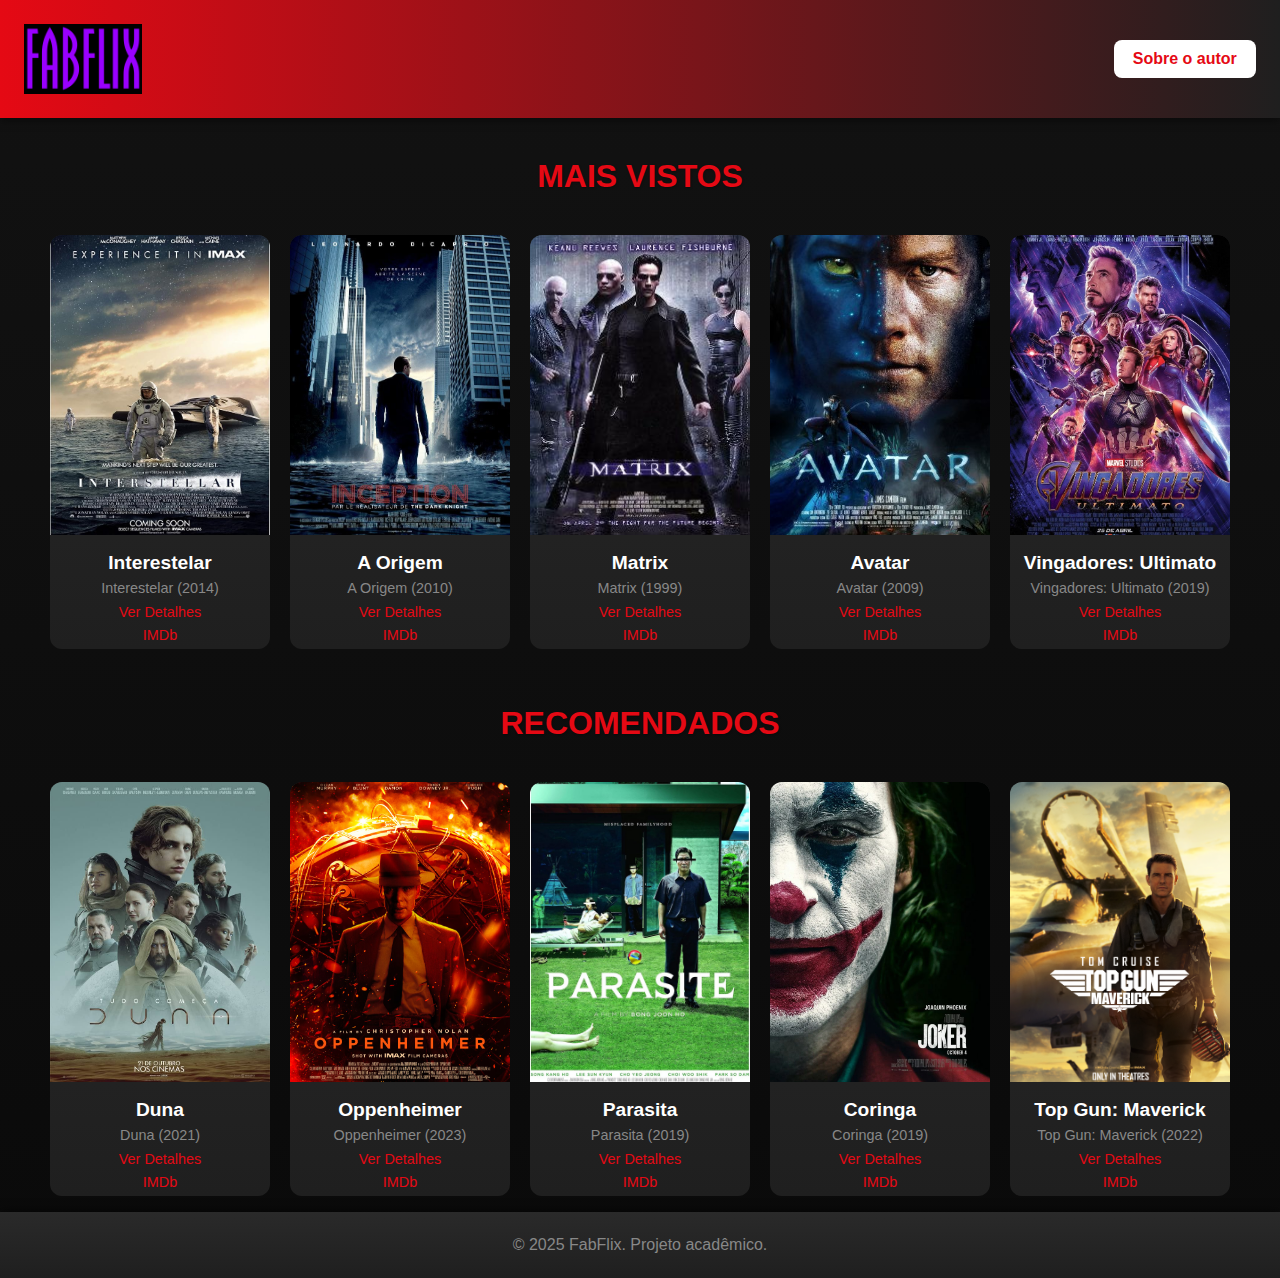
<file: index.html>
<!DOCTYPE html>
<html lang="pt-BR">
<head>
  <meta charset="UTF-8">
  <title>FabFlix</title>
  <link rel="shortcut icon" href="img/logo (2).jpg">
  <style>
    * {
      margin: 0;
      padding: 0;
      box-sizing: border-box;
    }

    body {
      font-family: 'Segoe UI', Tahoma, Geneva, Verdana, sans-serif;
      background: linear-gradient(to bottom, #121212, #0a0a0a);
      color: #ffffff;
      min-height: 100vh;
    }

    header {
      background: linear-gradient(to right, #e50914, #1f1f1f);
      padding: 1.5rem;
      display: flex;
      align-items: center;
      justify-content: center;
      box-shadow: 0 2px 8px rgba(0, 0, 0, 0.5);
    }

    header img {
      height: 70px;
    }

    header button {
      margin-left: auto;
      background-color: #ffffff;
      border: none;
      padding: 0.6rem 1.2rem;
      border-radius: 8px;
      cursor: pointer;
      transition: transform 0.2s, background-color 0.2s;
    }

    header button:hover {
      background-color: #f0f0f0;
      transform: scale(1.05);
    }

    header button a {
      color: #e50914;
      text-decoration: none;
      font-weight: bold;
      font-size: 1rem;
    }

    h2 {
      text-align: center;
      font-size: 2rem;
      margin: 2.5rem 0 1.5rem;
      color: #e50914;
      text-transform: uppercase;
      text-shadow: 1px 1px 2px rgba(0, 0, 0, 0.3);
    }

    .section {
      max-width: 1200px;
      margin: 0 auto 2rem;
      padding: 1.5rem;
      background-color: #1f1f1f;
      border-radius: 12px;
      box-shadow: 0 4px 12px rgba(0, 0, 0, 0.4);
    }

    .filmes {
      display: flex;
      flex-wrap: wrap;
      justify-content: center;
      gap: 20px;
      padding: 1rem;
    }

    .card {
      background: linear-gradient(to bottom, #2a2a2a, #1f1f1f);
      border-radius: 12px;
      overflow: hidden;
      width: 220px;
      text-align: center;
      transition: transform 0.3s, box-shadow 0.3s, border 0.3s;
    }

    .card:hover {
      transform: translateY(-8px);
      box-shadow: 0 6px 16px rgba(0, 0, 0, 0.6);
      border: 1px solid #e50914;
    }

    .card img {
      width: 100%;
      height: 300px;
      object-fit: cover;
      border-radius: 8px 8px 0 0;
      box-shadow: inset 0 0 10px rgba(0, 0, 0, 0.3);
    }

    .card strong {
      display: block;
      margin: 0.8rem 0 0.4rem;
      font-size: 1.2rem;
      font-weight: bold;
    }

    .card span {
      display: block;
      font-size: 0.9rem;
      color: #888;
      margin-bottom: 0.5rem;
    }

    .card a {
      color: #e50914;
      text-decoration: none;
      display: block;
      margin: 0.4rem 0;
      font-size: 0.9rem;
      font-weight: 500;
      transition: color 0.2s;
    }

    .card a:hover {
      color: #ff4d4d;
      text-decoration: underline;
    }

    footer {
      text-align: center;
      padding: 1.5rem;
      background: linear-gradient(to top, #1f1f1f, #2a2a2a);
      color: #888;
      box-shadow: 0 -2px 8px rgba(0, 0, 0, 0.5);
    }

    footer a {
      color: #e50914;
      text-decoration: none;
      margin: 0 0.5rem;
      font-size: 0.9rem;
    }

    footer a:hover {
      text-decoration: underline;
    }
  </style>
</head>

<body>
  <header>
    <img src="img/logo (2).jpg" alt="Logo da GerminaFlix">
    <button><a href="/apresentacao.html">Sobre o autor</a></button>
  </header>

  <h2>Mais Vistos</h2>
  <div class="filmes">
    <div class="card">
      <img src="img/filme1.jpg" alt="Interestelar">
      <strong>Interestelar</strong>
      <span>Interestelar (2014)</span>
      <a href="filme1.html">Ver Detalhes</a>
      <a href="https://www.imdb.com/pt/title/tt0816692/">IMDb</a>
    </div>
    <div class="card">
      <img src="img/filme2.jpg" alt="A Origem">
      <strong>A Origem</strong>
      <span>A Origem (2010)</span>
      <a href="filme2.html">Ver Detalhes</a>
      <a href="https://www.imdb.com/pt/title/tt1375666/">IMDb</a>
    </div>
    <div class="card">
      <img src="img/filme3.jpg" alt="Matrix">
      <strong>Matrix</strong>
      <span>Matrix (1999)</span>
      <a href="filme3.html">Ver Detalhes</a>
      <a href="https://www.imdb.com/pt/title/tt0133093/">IMDb</a>
    </div>
    <div class="card">
      <img src="img/filme4.jpg" alt="Avatar">
      <strong>Avatar</strong>
      <span>Avatar (2009)</span>
      <a href="filme4.html">Ver Detalhes</a>
      <a href="https://www.imdb.com/pt/title/tt0499549/">IMDb</a>
    </div>
    <div class="card">
      <img src="img/filme5.jpg" alt="Vingadores: Ultimato">
      <strong>Vingadores: Ultimato</strong>
      <span>Vingadores: Ultimato (2019)</span>
      <a href="filme5.html">Ver Detalhes</a>
      <a href="https://www.imdb.com/pt/title/tt4154796/">IMDb</a>
    </div>
  </div>

  <h2>Recomendados</h2>
  <div class="filmes">
    <div class="card">
    <img src="img/filme6.jpg" alt="Duna">
      <strong>Duna</strong>
      <span>Duna (2021)</span>
      <a href="filme6.html">Ver Detalhes</a>
      <a href="https://www.imdb.com/pt/title/tt1160419/">IMDb</a>
    </div>
    <div class="card">
    <img src="img/filme7.jpg" alt="Oppenheimer">
      <strong>Oppenheimer</strong>
      <span>Oppenheimer (2023)</span>
      <a href="filme7.html">Ver Detalhes</a>
      <a href="https://www.imdb.com/pt/title/tt15398776/">IMDb</a>
    </div>
    <div class="card">
    <img src="img/filme8.jpg" alt="Vingadores: Ultimato">
      <strong>Parasita</strong>
      <span>Parasita (2019)</span>
      <a href="filme8.html">Ver Detalhes</a>
      <a href="https://www.imdb.com/pt/title/tt6751668/">IMDb</a>
    </div>
    <div class="card">
    <img src="img/filme9.jpg" alt="Parasita">
      <strong>Coringa</strong>
      <span>Coringa (2019)</span>
      <a href="filme9.html">Ver Detalhes</a>
      <a href="https://www.imdb.com/pt/title/tt7286456/">IMDb</a>
    </div>
    <div class="card">
    <img src="img/filme10.jpg" alt="Top Gun: Maverick">
      <strong>Top Gun: Maverick</strong>
      <span>Top Gun: Maverick (2022)</span>
      <a href="filme10.html">Ver Detalhes</a>
      <a href="https://www.imdb.com/pt/title/tt1745960/">IMDb</a>
    </div>
  </div>

 <footer>
    © 2025 FabFlix. Projeto acadêmico.
  </footer>
</body>
</html>
</file>
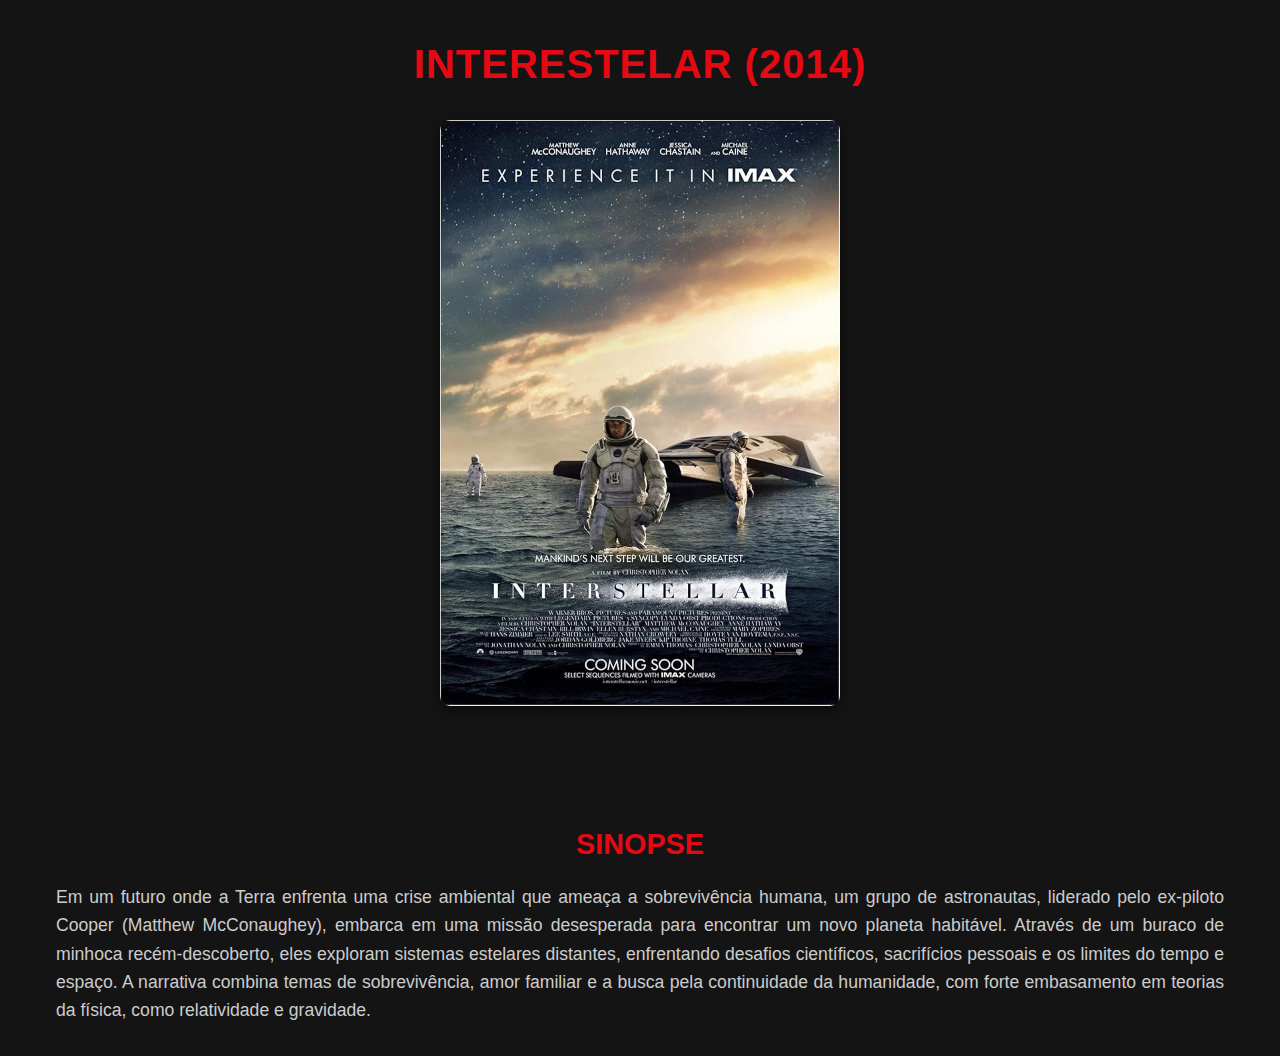
<file: filme1.html>
<!DOCTYPE html>
<html lang="pt-BR">

<head>
  <meta charset="UTF-8">
  <title>Interestelar (2014)</title>
  <link rel="icon" href="img/logo.jpg">
  <style>
* {
    margin: 0;
    padding: 0;
    box-sizing: border-box;
}
body {
    font-family: 'Roboto', Arial, sans-serif;
    background-color: #141414; 
    color: #fff; 
    line-height: 1.6;
    padding: 2rem;
}
h1 {
    text-align: center;
    font-size: 2.5rem;
    color: #e50914;
    margin-bottom: 1.5rem;
    text-transform: uppercase;
    letter-spacing: 1px;
}
img[src*="filme1.jpg"] {
    display: block;
    width: 100%;
    max-width: 400px; 
    height: auto;
    margin: 0 auto 2rem;
    border-radius: 10px;
    box-shadow: 0 4px 12px rgba(0, 0, 0, 0.5);
    transition: transform 0.3s ease;
}
img[src*="filme1.jpg"]:hover {
    transform: scale(1.02); 
}
img[src*="logo.jpg"] {
    display: none;
}
h2 {
    text-align: center;
    font-size: 1.8rem;
    color: #e50914;
    margin: 2rem 0 1rem;
    text-transform: uppercase;
}
p {
    max-width: 800px;
    margin: 0 auto;
    font-size: 1.1rem;
    color: #ccc; 
    text-align: justify;
    padding: 0 1rem;
}
body > * {
    max-width: 1200px;
    margin-left: auto;
    margin-right: auto;
}
  </style>
</head>

<body>
  <h1>Interestelar (2014)</h1>
  <img src="img/filme1.jpg" alt="Interestelar" width="300"><br><br>
  <h2>SINOPSE</h2>
  <p>Em um futuro onde a Terra enfrenta uma crise ambiental que ameaça a sobrevivência humana, um grupo de astronautas,
    liderado pelo ex-piloto Cooper (Matthew McConaughey), embarca em uma missão desesperada para encontrar um novo
    planeta habitável. Através de um buraco de minhoca recém-descoberto, eles exploram sistemas estelares distantes,
    enfrentando desafios científicos, sacrifícios pessoais e os limites do tempo e espaço. A narrativa combina temas de
    sobrevivência, amor familiar e a busca pela continuidade da humanidade, com forte embasamento em teorias da física,
    como relatividade e gravidade.</p>
</body>

</html>
</file>
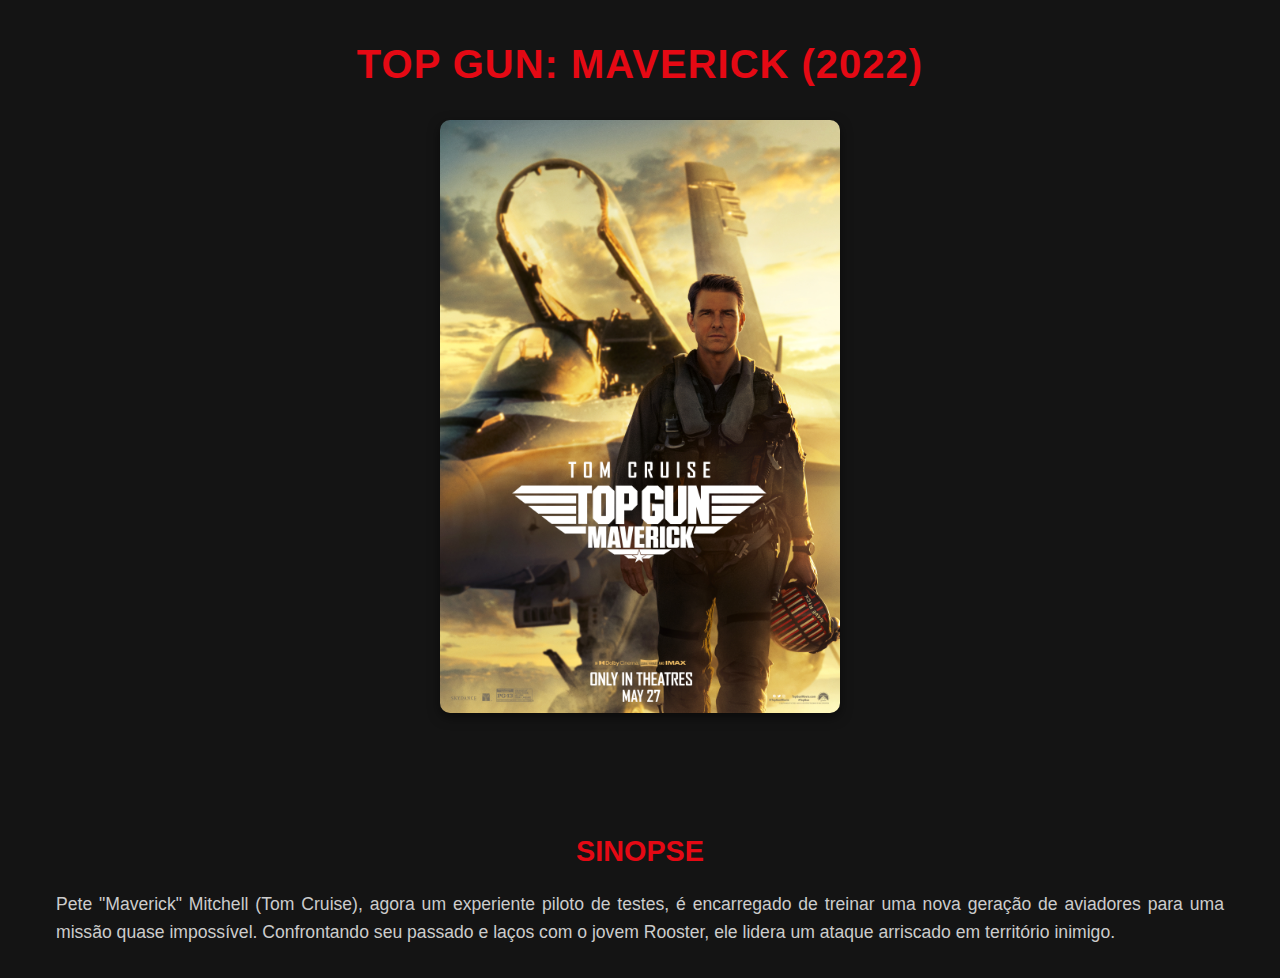
<file: filme10.html>
<!DOCTYPE html>
<html lang="pt-BR">

<head>
    <meta charset="UTF-8">
    <title>Top Gun: Maverick (2022)</title>
    <link rel="icon" href="img/logo.jpg">
    <style>
* {
    margin: 0;
    padding: 0;
    box-sizing: border-box;
}
body {
    font-family: 'Roboto', Arial, sans-serif;
    background-color: #141414; 
    color: #fff; 
    line-height: 1.6;
    padding: 2rem;
}
h1 {
    text-align: center;
    font-size: 2.5rem;
    color: #e50914;
    margin-bottom: 1.5rem;
    text-transform: uppercase;
    letter-spacing: 1px;
}
img[src*="filme10.jpg"] {
    display: block;
    width: 100%;
    max-width: 400px; 
    height: auto;
    margin: 0 auto 2rem;
    border-radius: 10px;
    box-shadow: 0 4px 12px rgba(0, 0, 0, 0.5);
    transition: transform 0.3s ease;
}
img[src*="filme10.jpg"]:hover {
    transform: scale(1.02); 
}
img[src*="logo.jpg"] {
    display: none;
}
h2 {
    text-align: center;
    font-size: 1.8rem;
    color: #e50914;
    margin: 2rem 0 1rem;
    text-transform: uppercase;
}
p {
    max-width: 800px;
    margin: 0 auto;
    font-size: 1.1rem;
    color: #ccc; 
    text-align: justify;
    padding: 0 1rem;
}
body > * {
    max-width: 1200px;
    margin-left: auto;
    margin-right: auto;
}
  </style>
</head>

<body>
    <h1>Top Gun: Maverick (2022)</h1>
    <img src="img/filme10.jpg" alt="Top Gun: Maverick" width="300"><br><br>
    <h2>SINOPSE</h2>
    <p>Pete "Maverick" Mitchell (Tom Cruise), agora um experiente piloto de testes, é encarregado de treinar uma nova
        geração de aviadores para uma missão quase impossível. Confrontando seu passado e laços com o jovem Rooster, ele
        lidera um ataque arriscado em território inimigo.</p>
</body>

</html>
</file>
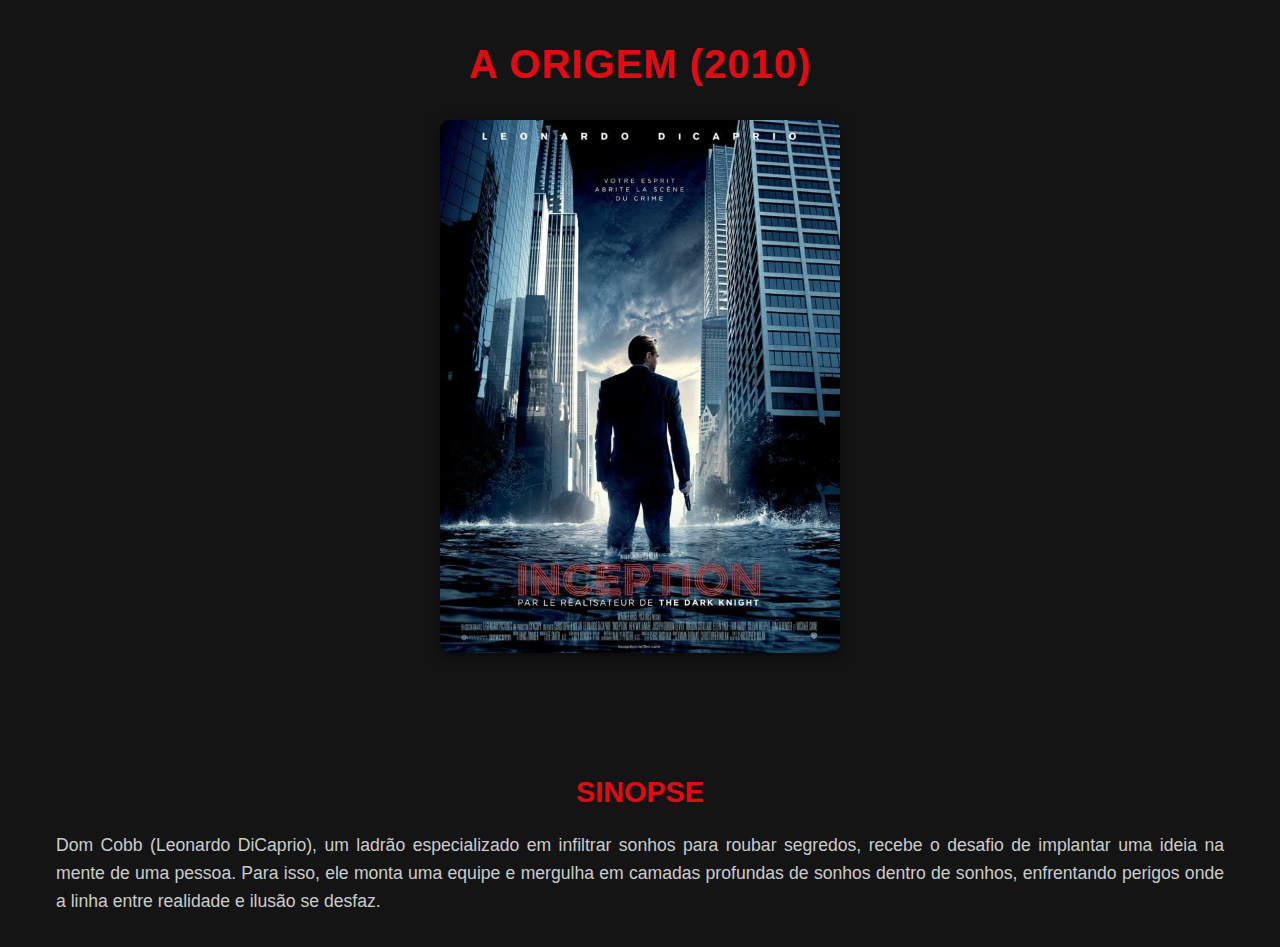
<file: filme2.html>
<!DOCTYPE html>
<html lang="pt-BR">

<head>
  <meta charset="UTF-8">
  <title>A Origem (2010)</title>
  <link rel="icon" href="img/logo.jpg">
  <style>
* {
    margin: 0;
    padding: 0;
    box-sizing: border-box;
}
body {
    font-family: 'Roboto', Arial, sans-serif;
    background-color: #141414; 
    color: #fff; 
    line-height: 1.6;
    padding: 2rem;
}
h1 {
    text-align: center;
    font-size: 2.5rem;
    color: #e50914;
    margin-bottom: 1.5rem;
    text-transform: uppercase;
    letter-spacing: 1px;
}
img[src*="filme2.jpg"] {
    display: block;
    width: 100%;
    max-width: 400px; 
    height: auto;
    margin: 0 auto 2rem;
    border-radius: 10px;
    box-shadow: 0 4px 12px rgba(0, 0, 0, 0.5);
    transition: transform 0.3s ease;
}
img[src*="filme2.jpg"]:hover {
    transform: scale(1.02); 
}
img[src*="logo.jpg"] {
    display: none;
}
h2 {
    text-align: center;
    font-size: 1.8rem;
    color: #e50914;
    margin: 2rem 0 1rem;
    text-transform: uppercase;
}
p {
    max-width: 800px;
    margin: 0 auto;
    font-size: 1.1rem;
    color: #ccc; 
    text-align: justify;
    padding: 0 1rem;
}
body > * {
    max-width: 1200px;
    margin-left: auto;
    margin-right: auto;
}
  </style>
</head>

<body>
  <h1>A Origem (2010)</h1>
  <img src="img/filme2.jpg" alt="A Origem" width="300"><br><br>
  <h2>SINOPSE</h2>
  <p>Dom Cobb (Leonardo DiCaprio), um ladrão especializado em infiltrar sonhos para roubar segredos, recebe o desafio de
    implantar uma ideia na mente de uma pessoa. Para isso, ele monta uma equipe e mergulha em camadas profundas de
    sonhos dentro de sonhos, enfrentando perigos onde a linha entre realidade e ilusão se desfaz.</p>
</body>

</html>
</file>
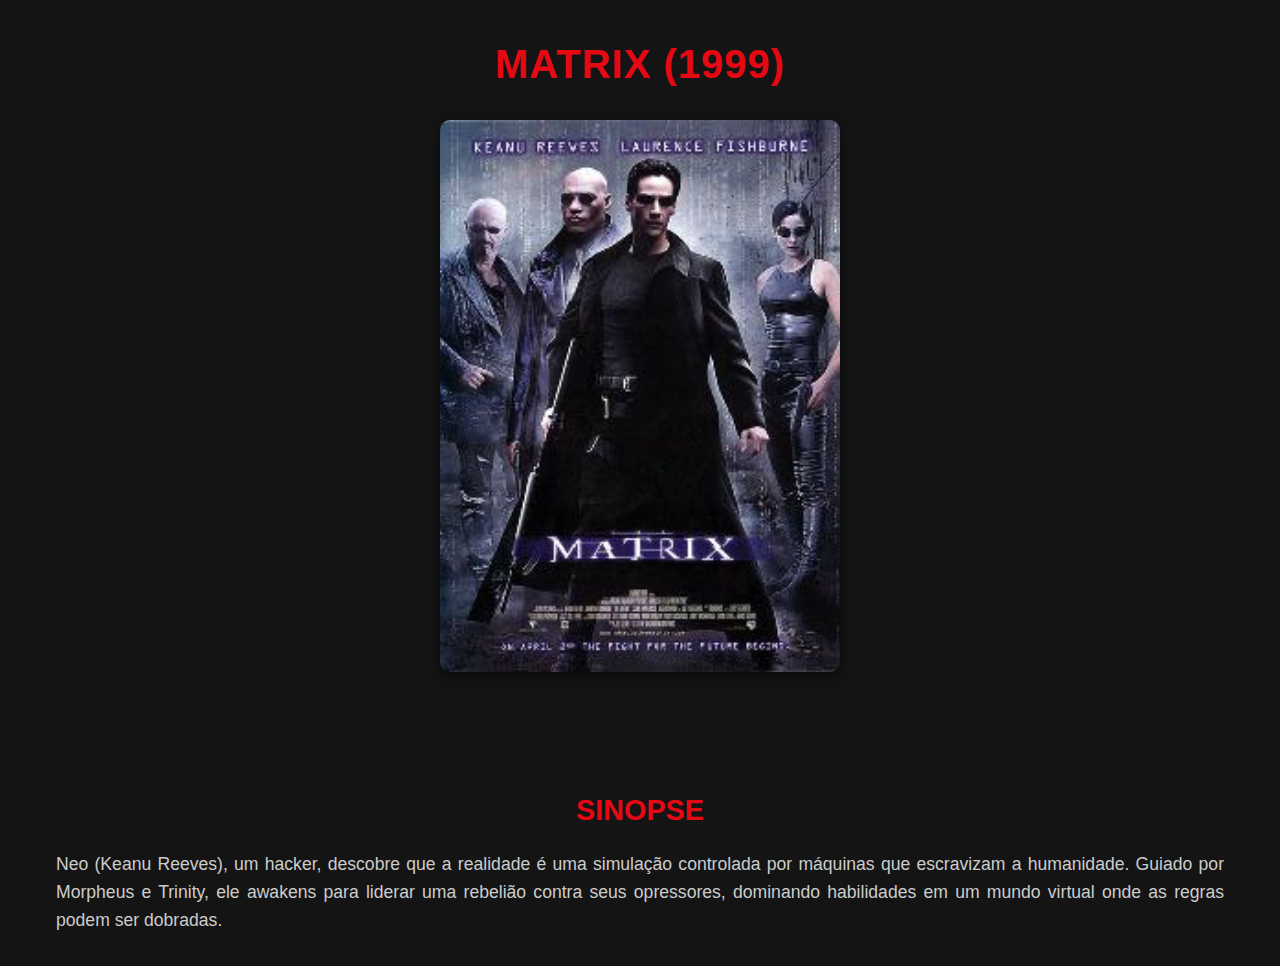
<file: filme3.html>
<!DOCTYPE html>
<html lang="pt-BR">

<head>
    <meta charset="UTF-8">
    <title>Matrix (1999)</title>
    <link rel="icon" href="img/logo.jpg">
    <style>
* {
    margin: 0;
    padding: 0;
    box-sizing: border-box;
}
body {
    font-family: 'Roboto', Arial, sans-serif;
    background-color: #141414; 
    color: #fff; 
    line-height: 1.6;
    padding: 2rem;
}
h1 {
    text-align: center;
    font-size: 2.5rem;
    color: #e50914;
    margin-bottom: 1.5rem;
    text-transform: uppercase;
    letter-spacing: 1px;
}
img[src*="filme3.jpg"] {
    display: block;
    width: 100%;
    max-width: 400px; 
    height: auto;
    margin: 0 auto 2rem;
    border-radius: 10px;
    box-shadow: 0 4px 12px rgba(0, 0, 0, 0.5);
    transition: transform 0.3s ease;
}
img[src*="filme3.jpg"]:hover {
    transform: scale(1.02); 
}
img[src*="logo.jpg"] {
    display: none;
}
h2 {
    text-align: center;
    font-size: 1.8rem;
    color: #e50914;
    margin: 2rem 0 1rem;
    text-transform: uppercase;
}
p {
    max-width: 800px;
    margin: 0 auto;
    font-size: 1.1rem;
    color: #ccc; 
    text-align: justify;
    padding: 0 1rem;
}
body > * {
    max-width: 1200px;
    margin-left: auto;
    margin-right: auto;
}
  </style>
</head>

<body>
    <h1>Matrix (1999)</h1>
    <img src="img/filme3.jpg" alt="Matrix" width="300"><br><br>
    <h2>SINOPSE</h2>
    <p>Neo (Keanu Reeves), um hacker, descobre que a realidade é uma simulação controlada por máquinas que escravizam a
        humanidade. Guiado por Morpheus e Trinity, ele awakens para liderar uma rebelião contra seus opressores,
        dominando habilidades em um mundo virtual onde as regras podem ser dobradas.</p>
</body>

</html>
</file>
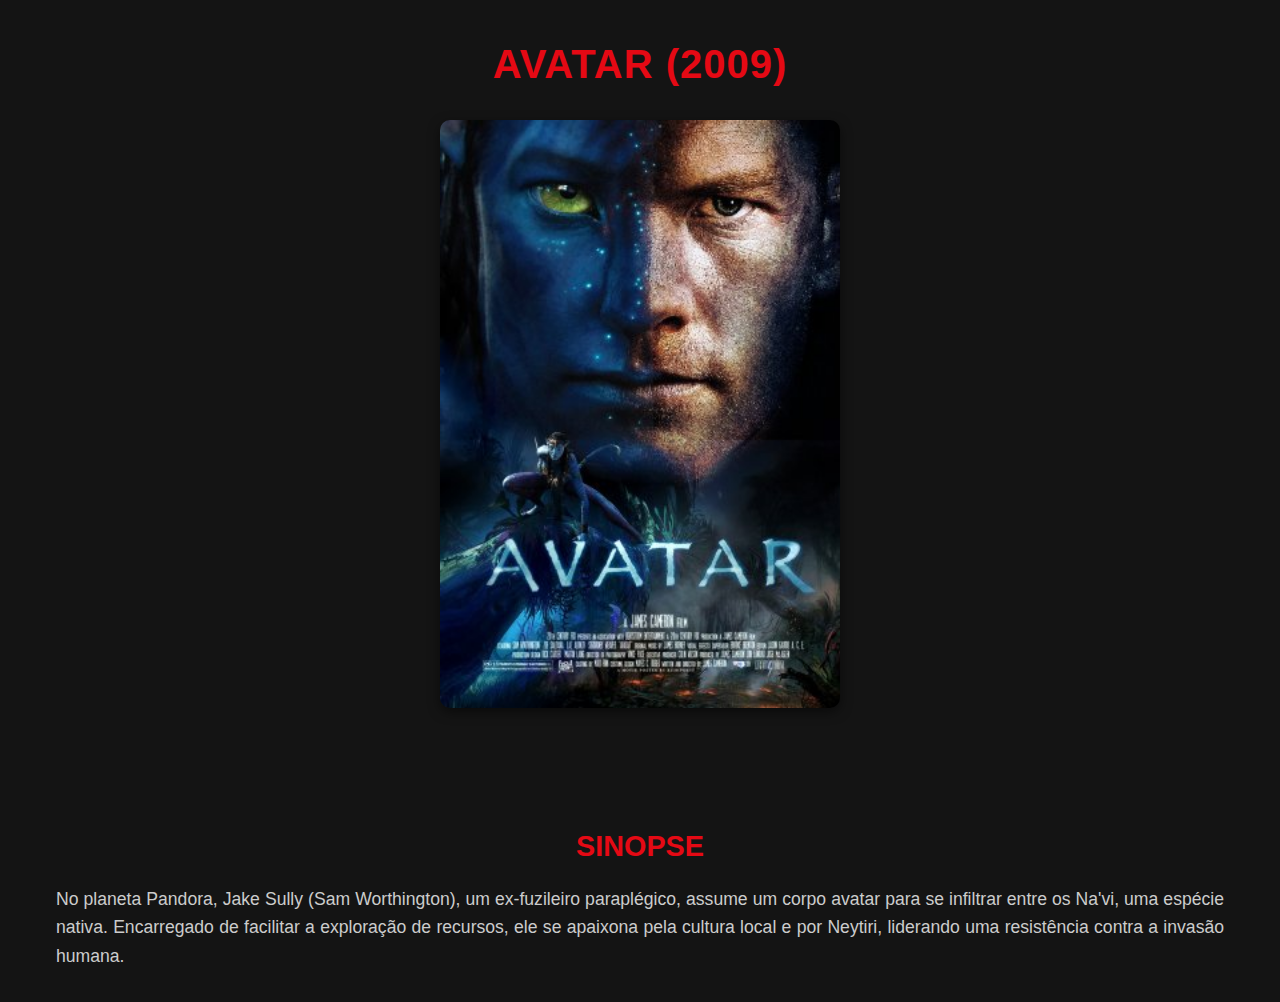
<file: filme4.html>
<!DOCTYPE html>
<html lang="pt-BR">

<head>
    <meta charset="UTF-8">
    <title>Avatar (2009)</title>
    <link rel="icon" href="img/logo.jpg">
    <style>
* {
    margin: 0;
    padding: 0;
    box-sizing: border-box;
}
body {
    font-family: 'Roboto', Arial, sans-serif;
    background-color: #141414; 
    color: #fff; 
    line-height: 1.6;
    padding: 2rem;
}
h1 {
    text-align: center;
    font-size: 2.5rem;
    color: #e50914;
    margin-bottom: 1.5rem;
    text-transform: uppercase;
    letter-spacing: 1px;
}
img[src*="filme4.jpg"] {
    display: block;
    width: 100%;
    max-width: 400px; 
    height: auto;
    margin: 0 auto 2rem;
    border-radius: 10px;
    box-shadow: 0 4px 12px rgba(0, 0, 0, 0.5);
    transition: transform 0.3s ease;
}
img[src*="filme4.jpg"]:hover {
    transform: scale(1.02); 
}
img[src*="logo.jpg"] {
    display: none;
}
h2 {
    text-align: center;
    font-size: 1.8rem;
    color: #e50914;
    margin: 2rem 0 1rem;
    text-transform: uppercase;
}
p {
    max-width: 800px;
    margin: 0 auto;
    font-size: 1.1rem;
    color: #ccc; 
    text-align: justify;
    padding: 0 1rem;
}
body > * {
    max-width: 1200px;
    margin-left: auto;
    margin-right: auto;
}
  </style>
</head>

<body>
    <h1>Avatar (2009)</h1>
    <img src="img/filme4.jpg" alt="Avatar" width="300"><br><br>
    <h2>SINOPSE</h2>
    <p>No planeta Pandora, Jake Sully (Sam Worthington), um ex-fuzileiro paraplégico, assume um corpo avatar para se
        infiltrar entre os Na'vi, uma espécie nativa. Encarregado de facilitar a exploração de recursos, ele se apaixona
        pela cultura local e por Neytiri, liderando uma resistência contra a invasão humana.</p>
</body>

</html>
</file>
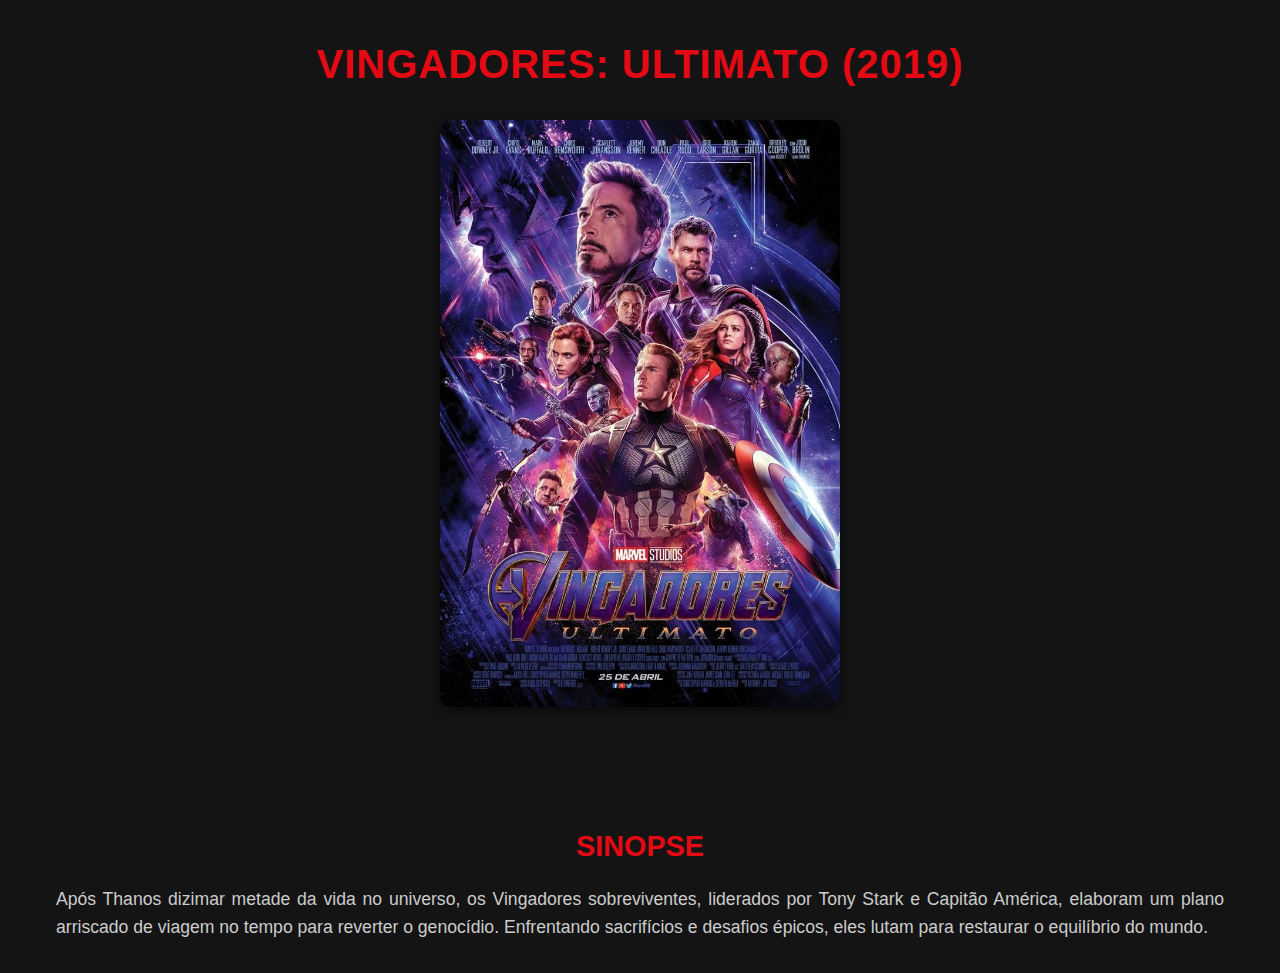
<file: filme5.html>
<!DOCTYPE html>
<html lang="pt-BR">

<head>
    <meta charset="UTF-8">
    <title>Vingadores: Ultimato (2019)</title>
    <link rel="icon" href="img/logo.jpg">
    <style>
* {
    margin: 0;
    padding: 0;
    box-sizing: border-box;
}
body {
    font-family: 'Roboto', Arial, sans-serif;
    background-color: #141414; 
    color: #fff; 
    line-height: 1.6;
    padding: 2rem;
}
h1 {
    text-align: center;
    font-size: 2.5rem;
    color: #e50914;
    margin-bottom: 1.5rem;
    text-transform: uppercase;
    letter-spacing: 1px;
}
img[src*="filme5.jpg"] {
    display: block;
    width: 100%;
    max-width: 400px; 
    height: auto;
    margin: 0 auto 2rem;
    border-radius: 10px;
    box-shadow: 0 4px 12px rgba(0, 0, 0, 0.5);
    transition: transform 0.3s ease;
}
img[src*="filme5.jpg"]:hover {
    transform: scale(1.02); 
}
img[src*="logo.jpg"] {
    display: none;
}
h2 {
    text-align: center;
    font-size: 1.8rem;
    color: #e50914;
    margin: 2rem 0 1rem;
    text-transform: uppercase;
}
p {
    max-width: 800px;
    margin: 0 auto;
    font-size: 1.1rem;
    color: #ccc; 
    text-align: justify;
    padding: 0 1rem;
}
body > * {
    max-width: 1200px;
    margin-left: auto;
    margin-right: auto;
}
  </style>
</head>

<body>
    <h1>Vingadores: Ultimato (2019)</h1>
    <img src="img/filme5.jpg" alt="Vingadores: Ultimato" width="300"><br><br>
    <h2>SINOPSE</h2>
    <p>Após Thanos dizimar metade da vida no universo, os Vingadores sobreviventes, liderados por Tony Stark e Capitão
        América, elaboram um plano arriscado de viagem no tempo para reverter o genocídio. Enfrentando sacrifícios e
        desafios épicos, eles lutam para restaurar o equilíbrio do mundo.</p>
</body>

</html>
</file>
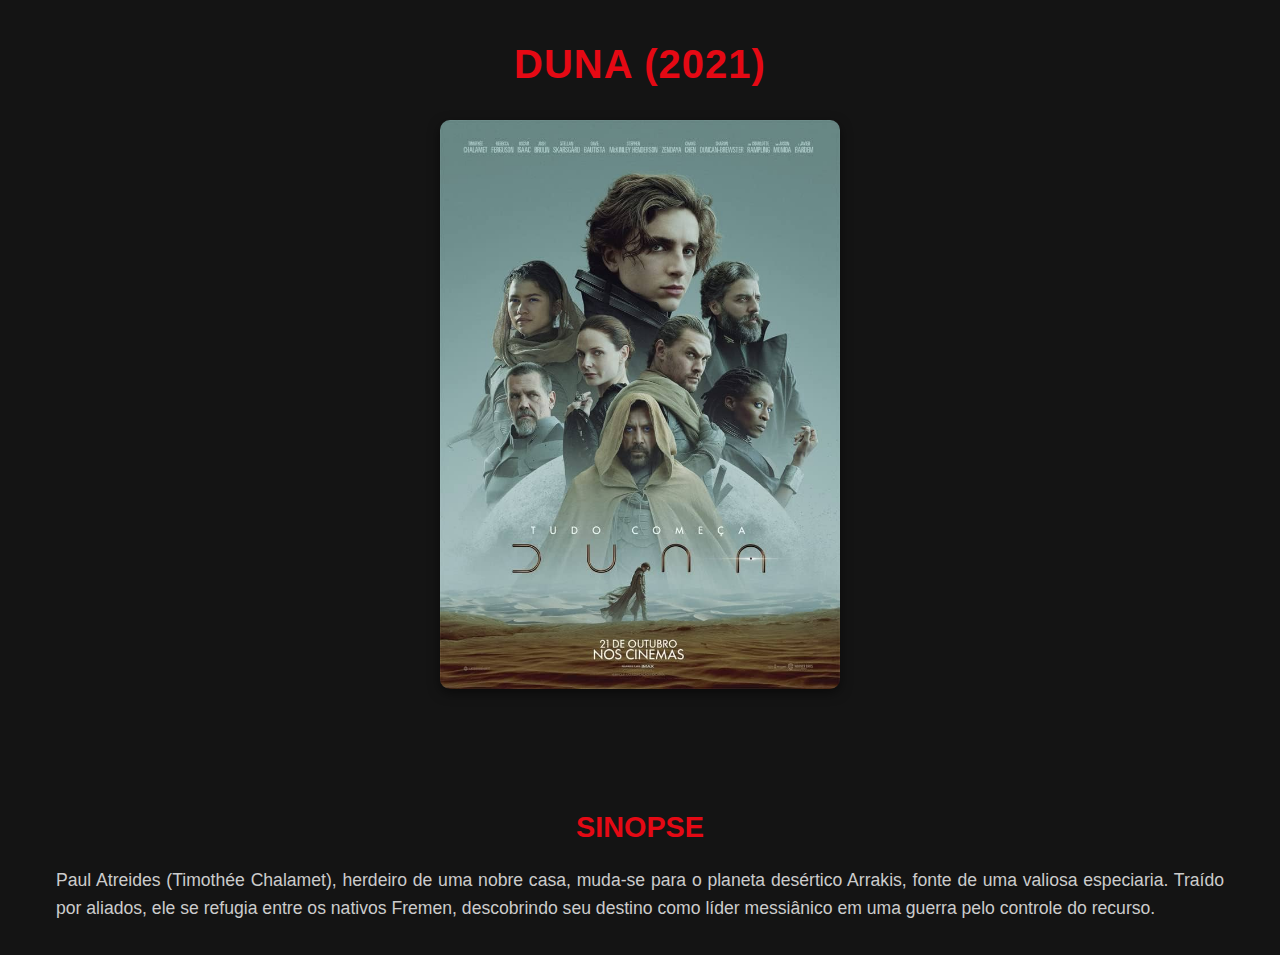
<file: filme6.html>
<!DOCTYPE html>
<html lang="pt-BR">

<head>
    <meta charset="UTF-8">
    <title>Duna (2021)</title>
    <link rel="icon" href="img/logo.jpg">
    <style>
* {
    margin: 0;
    padding: 0;
    box-sizing: border-box;
}
body {
    font-family: 'Roboto', Arial, sans-serif;
    background-color: #141414; 
    color: #fff; 
    line-height: 1.6;
    padding: 2rem;
    display: flex;
    align-items: center;
    justify-content: center;
    flex-direction: column;
}
h1 {
    text-align: center;
    font-size: 2.5rem;
    color: #e50914;
    margin-bottom: 1.5rem;
    text-transform: uppercase;
    letter-spacing: 1px;
}
img[src*="filme6.jpg"] {
    width: 100%;
    max-width: 400px; 
    height: auto;
    margin: 0 auto 2rem;
    border-radius: 10px;
    box-shadow: 0 4px 12px rgba(0, 0, 0, 0.5);
    transition: transform 0.3s ease;
}
img[src*="filme6.jpg"]:hover {
    transform: scale(1.02); 
}
img[src*="logo.jpg"] {
    display: none;
}
h2 {
    text-align: center;
    font-size: 1.8rem;
    color: #e50914;
    margin: 2rem 0 1rem;
    text-transform: uppercase;
}
p {
    max-width: 800px;
    margin: 0 auto;
    font-size: 1.1rem;
    color: #ccc; 
    text-align: justify;
    padding: 0 1rem;
}
body > * {
    max-width: 1200px;
    margin-left: auto;
    margin-right: auto;
}
  </style>
</head>

<body>
    <h1>Duna (2021)</h1>
    <img src="img/filme6.jpg" alt="Duna" width="300"><br><br>
    <h2>SINOPSE</h2>
    <p>Paul Atreides (Timothée Chalamet), herdeiro de uma nobre casa, muda-se para o planeta desértico Arrakis, fonte de
        uma valiosa especiaria. Traído por aliados, ele se refugia entre os nativos Fremen, descobrindo seu destino como
        líder messiânico em uma guerra pelo controle do recurso.</p>
</body>

</html>
</file>
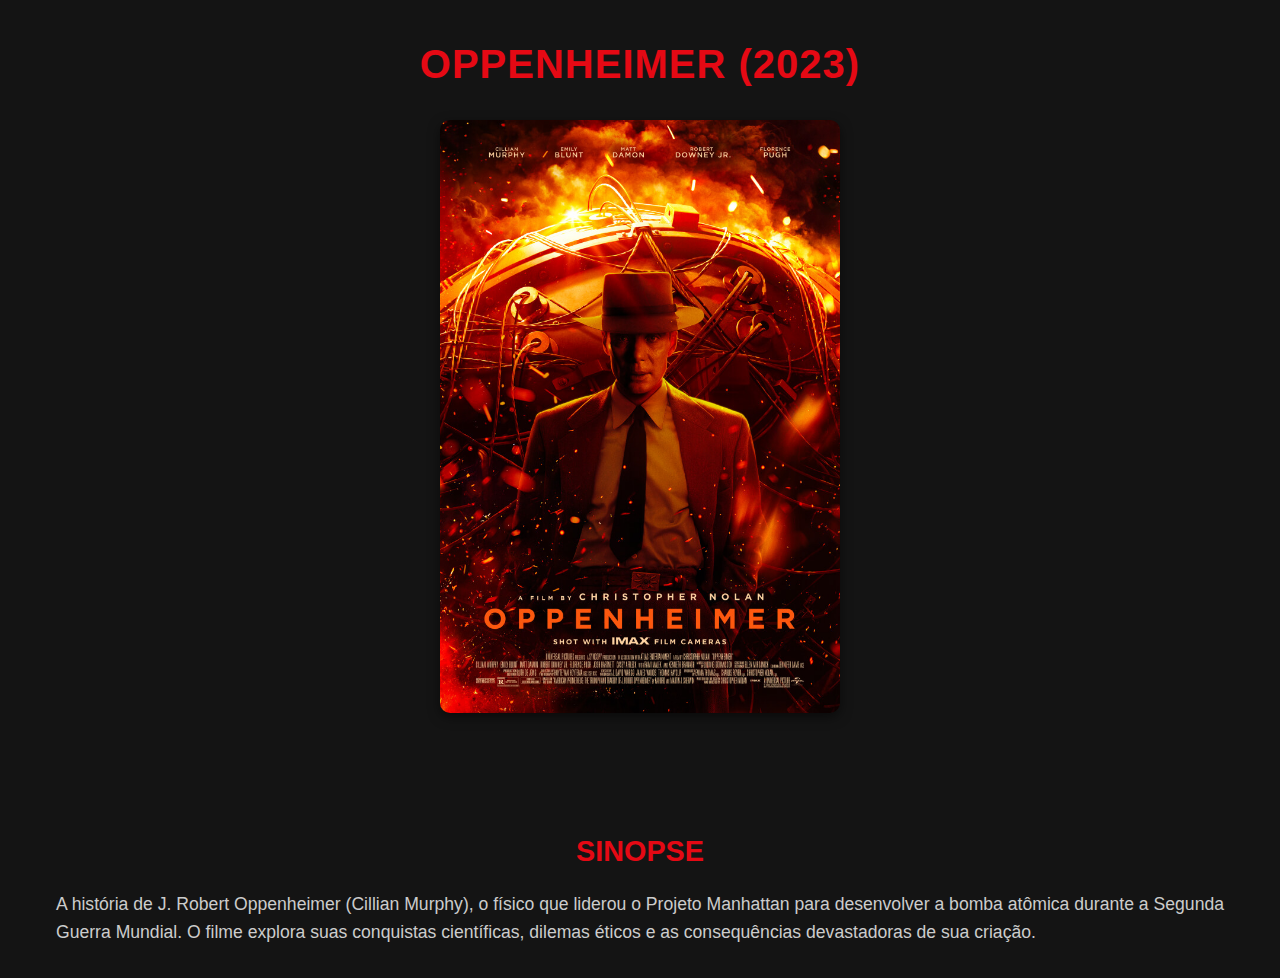
<file: filme7.html>
<!DOCTYPE html>
<html lang="pt-BR">

<head>
    <meta charset="UTF-8">
    <title>Oppenheimer (2023)</title>
    <link rel="icon" href="img/logo.jpg">
    <style>
* {
    margin: 0;
    padding: 0;
    box-sizing: border-box;
}
body {
    font-family: 'Roboto', Arial, sans-serif;
    background-color: #141414; 
    color: #fff; 
    line-height: 1.6;
    padding: 2rem;
}
h1 {
    text-align: center;
    font-size: 2.5rem;
    color: #e50914;
    margin-bottom: 1.5rem;
    text-transform: uppercase;
    letter-spacing: 1px;
}
img[src*="filme7.jpg"] {
    display: block;
    width: 100%;
    max-width: 400px; 
    height: auto;
    margin: 0 auto 2rem;
    border-radius: 10px;
    box-shadow: 0 4px 12px rgba(0, 0, 0, 0.5);
    transition: transform 0.3s ease;
}
img[src*="filme7.jpg"]:hover {
    transform: scale(1.02); 
}
img[src*="logo.jpg"] {
    display: none;
}
h2 {
    text-align: center;
    font-size: 1.8rem;
    color: #e50914;
    margin: 2rem 0 1rem;
    text-transform: uppercase;
}
p {
    max-width: 800px;
    margin: 0 auto;
    font-size: 1.1rem;
    color: #ccc; 
    text-align: justify;
    padding: 0 1rem;
}
body > * {
    max-width: 1200px;
    margin-left: auto;
    margin-right: auto;
}
  </style>
</head>

<body>
    <h1>Oppenheimer (2023)</h1>
    <img src="img/filme7.jpg" alt="Oppenheimer" width="300"><br><br>
    <h2>SINOPSE</h2>
    <p>A história de J. Robert Oppenheimer (Cillian Murphy), o físico que liderou o Projeto Manhattan para desenvolver a
        bomba atômica durante a Segunda Guerra Mundial. O filme explora suas conquistas científicas, dilemas éticos e as
        consequências devastadoras de sua criação.</p>
</body>

</html>
</file>
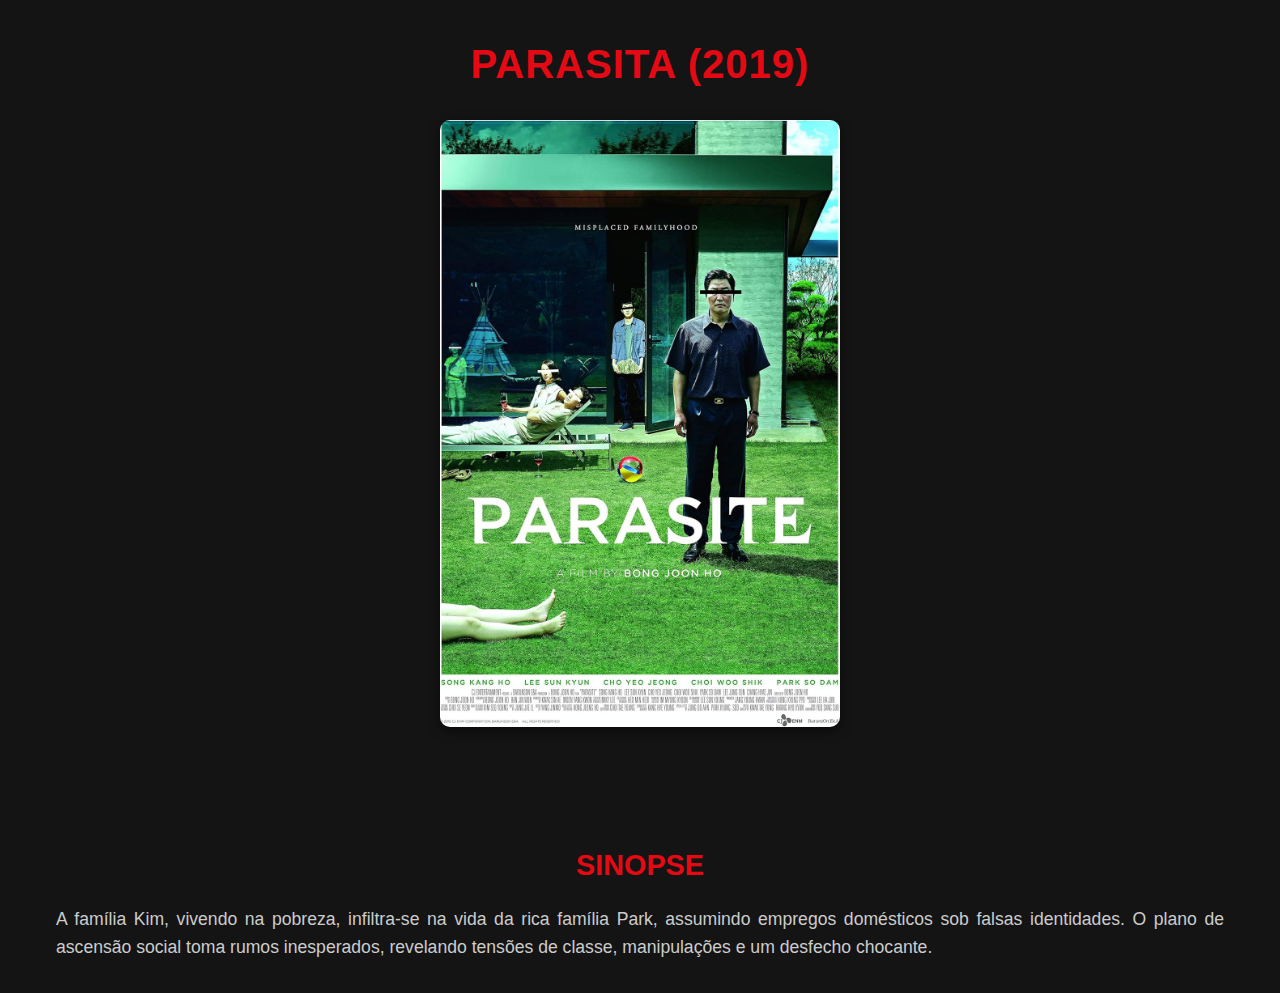
<file: filme8.html>
<!DOCTYPE html>
<html lang="pt-BR">

<head>
    <meta charset="UTF-8">
    <title>Parasita (2019)</title>
    <link rel="icon" href="img/logo.jpg">
    <style>
* {
    margin: 0;
    padding: 0;
    box-sizing: border-box;
}
body {
    font-family: 'Roboto', Arial, sans-serif;
    background-color: #141414; 
    color: #fff; 
    line-height: 1.6;
    padding: 2rem;
}
h1 {
    text-align: center;
    font-size: 2.5rem;
    color: #e50914;
    margin-bottom: 1.5rem;
    text-transform: uppercase;
    letter-spacing: 1px;
}
img[src*="filme8.jpg"] {
    display: block;
    width: 100%;
    max-width: 400px; 
    height: auto;
    margin: 0 auto 2rem;
    border-radius: 10px;
    box-shadow: 0 4px 12px rgba(0, 0, 0, 0.5);
    transition: transform 0.3s ease;
}
img[src*="filme8.jpg"]:hover {
    transform: scale(1.02); 
}
img[src*="logo.jpg"] {
    display: none;
}
h2 {
    text-align: center;
    font-size: 1.8rem;
    color: #e50914;
    margin: 2rem 0 1rem;
    text-transform: uppercase;
}
p {
    max-width: 800px;
    margin: 0 auto;
    font-size: 1.1rem;
    color: #ccc; 
    text-align: justify;
    padding: 0 1rem;
}
body > * {
    max-width: 1200px;
    margin-left: auto;
    margin-right: auto;
}
  </style>
</head>

<body>
    <h1>Parasita (2019)</h1>
    <img src="img/filme8.jpg" alt="Parasita" width="300"><br><br>
    <h2>SINOPSE</h2>
    <p>A família Kim, vivendo na pobreza, infiltra-se na vida da rica família Park, assumindo empregos domésticos sob
        falsas identidades. O plano de ascensão social toma rumos inesperados, revelando tensões de classe, manipulações
        e um desfecho chocante.</p>
</body>

</html>
</file>
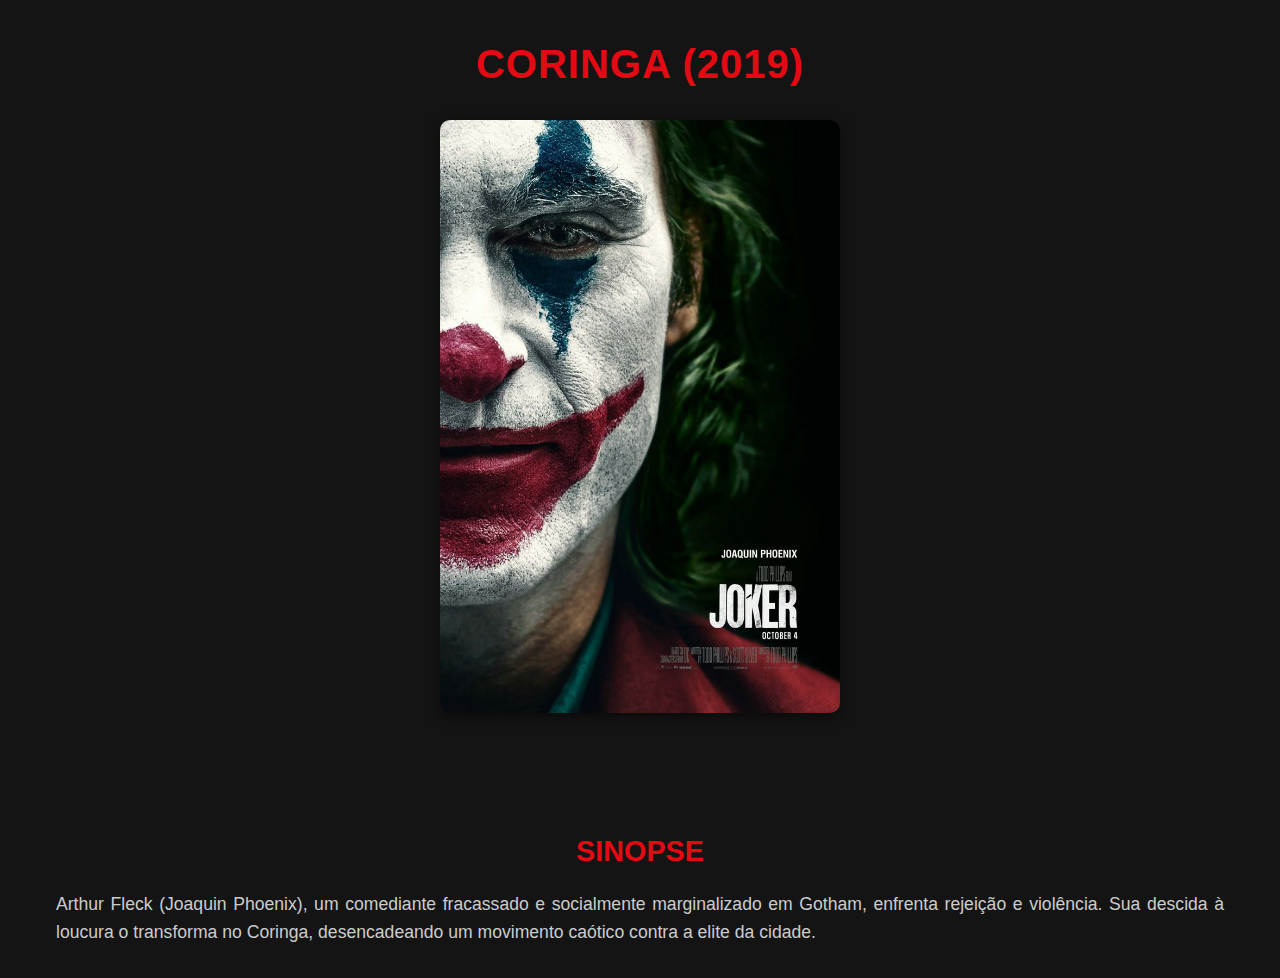
<file: filme9.html>
<!DOCTYPE html>
<html lang="pt-BR">

<head>
    <meta charset="UTF-8">
    <title>Coringa (2019)</title>
    <link rel="icon" href="img/logo.jpg">
    <style>
* {
    margin: 0;
    padding: 0;
    box-sizing: border-box;
}
body {
    font-family: 'Roboto', Arial, sans-serif;
    background-color: #141414; 
    color: #fff; 
    line-height: 1.6;
    padding: 2rem;
}
h1 {
    text-align: center;
    font-size: 2.5rem;
    color: #e50914;
    margin-bottom: 1.5rem;
    text-transform: uppercase;
    letter-spacing: 1px;
}
img[src*="filme9.jpg"] {
    display: block;
    width: 100%;
    max-width: 400px; 
    height: auto;
    margin: 0 auto 2rem;
    border-radius: 10px;
    box-shadow: 0 4px 12px rgba(0, 0, 0, 0.5);
    transition: transform 0.3s ease;
}
img[src*="filme9.jpg"]:hover {
    transform: scale(1.02); 
}
img[src*="logo.jpg"] {
    display: none;
}
h2 {
    text-align: center;
    font-size: 1.8rem;
    color: #e50914;
    margin: 2rem 0 1rem;
    text-transform: uppercase;
}
p {
    max-width: 800px;
    margin: 0 auto;
    font-size: 1.1rem;
    color: #ccc; 
    text-align: justify;
    padding: 0 1rem;
}
body > * {
    max-width: 1200px;
    margin-left: auto;
    margin-right: auto;
}
  </style>
</head>

<body>
    <h1>Coringa (2019)</h1>
    <img src="img/filme9.jpg" alt="Coringa" width="300"><br><br>
    <h2>SINOPSE</h2>
    <p>Arthur Fleck (Joaquin Phoenix), um comediante fracassado e socialmente marginalizado em Gotham, enfrenta rejeição
        e violência. Sua descida à loucura o transforma no Coringa, desencadeando um movimento caótico contra a elite da
        cidade.</p>
</body>

</html>
</file>
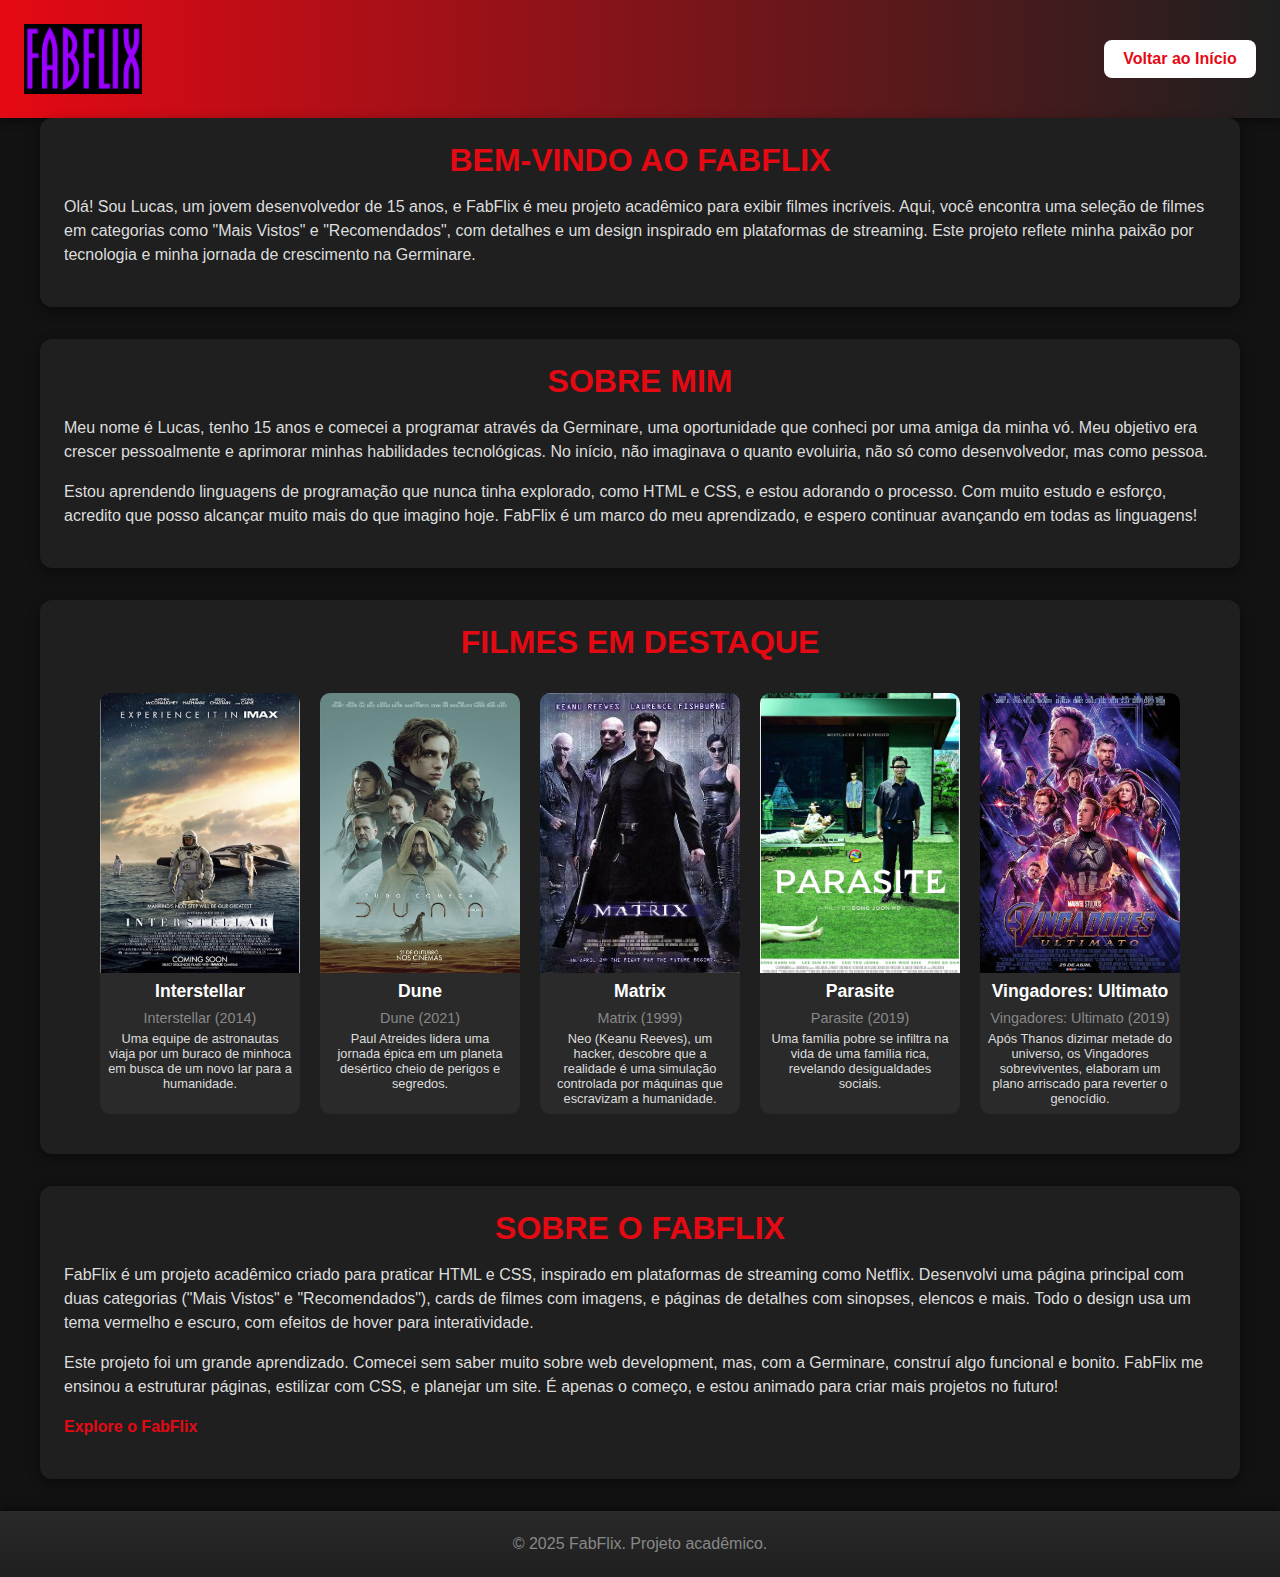
<file: sobremim.html>
<!DOCTYPE html>
<html lang="pt-BR">
<head>
  <meta charset="UTF-8">
  <meta name="viewport" content="width=device-width, initial-scale=1.0">
  <title>FabFlix - Sobre Mim</title>
  <link rel="stylesheet" href="sobremim.css">
  <link rel="shortcut icon" href="img/logo (2).jpg">
</head>

<body>
  <header>
    <img src="img/logo (2).jpg" alt="Logo da FabFlix">
    <button><a href="index.html">Voltar ao Início</a></button>
  </header>

  <section class="intro">
    <h1>Bem-vindo ao FabFlix</h1>
    <p>Olá! Sou Lucas, um jovem desenvolvedor de 15 anos, e FabFlix é meu projeto acadêmico para exibir filmes incríveis. Aqui, você encontra uma seleção de filmes em categorias como "Mais Vistos" e "Recomendados", com detalhes e um design inspirado em plataformas de streaming. Este projeto reflete minha paixão por tecnologia e minha jornada de crescimento na Germinare.</p>
  </section>

  <section class="sobre">
    <h2>Sobre Mim</h2>
    <p>Meu nome é Lucas, tenho 15 anos e comecei a programar através da Germinare, uma oportunidade que conheci por uma amiga da minha vó. Meu objetivo era crescer pessoalmente e aprimorar minhas habilidades tecnológicas. No início, não imaginava o quanto evoluiria, não só como desenvolvedor, mas como pessoa.</p>
    <p>Estou aprendendo linguagens de programação que nunca tinha explorado, como HTML e CSS, e estou adorando o processo. Com muito estudo e esforço, acredito que posso alcançar muito mais do que imagino hoje. FabFlix é um marco do meu aprendizado, e espero continuar avançando em todas as linguagens!</p>
  </section>

  <section class="filmes-section">
    <h2>Filmes em Destaque</h2>
    <div class="filmes">
      <div class="card">
        <img src="img/filme1.jpg" alt="Interstellar">
        <strong>Interstellar</strong>
        <span>Interstellar (2014)</span>
        <p>Uma equipe de astronautas viaja por um buraco de minhoca em busca de um novo lar para a humanidade.</p>
      </div>
      <div class="card">
        <img src="img/filme6.jpg" alt="Dune">
        <strong>Dune</strong>
        <span>Dune (2021)</span>
        <p>Paul Atreides lidera uma jornada épica em um planeta desértico cheio de perigos e segredos.</p>
      </div>
      <div class="card">
        <img src="img/filme3.jpg" alt="Matrix">
        <strong>Matrix</strong>
        <span>Matrix (1999)</span>
        <p>Neo (Keanu Reeves), um hacker, descobre que a realidade é uma simulação controlada por máquinas que escravizam a humanidade.</p>
      </div>
      <div class="card">
        <img src="img/filme8.jpg" alt="Parasite">
        <strong>Parasite</strong>
        <span>Parasite (2019)</span>
        <p>Uma família pobre se infiltra na vida de uma família rica, revelando desigualdades sociais.</p>
      </div>
      <div class="card">
        <img src="img/filme5.jpg" alt="Vingadores: Ultimato">
        <strong>Vingadores: Ultimato</strong>
        <span>Vingadores: Ultimato (2019)</span>
        <p>Após Thanos dizimar metade do universo, os Vingadores sobreviventes, elaboram um plano arriscado para reverter o genocídio.</p>
      </div>
    </div>
  </section>

  <section class="projeto">
    <h2>Sobre o FabFlix</h2>
    <p>FabFlix é um projeto acadêmico criado para praticar HTML e CSS, inspirado em plataformas de streaming como Netflix. Desenvolvi uma página principal com duas categorias ("Mais Vistos" e "Recomendados"), cards de filmes com imagens, e páginas de detalhes com sinopses, elencos e mais. Todo o design usa um tema vermelho e escuro, com efeitos de hover para interatividade.</p>
    <p>Este projeto foi um grande aprendizado. Comecei sem saber muito sobre web development, mas, com a Germinare, construí algo funcional e bonito. FabFlix me ensinou a estruturar páginas, estilizar com CSS, e planejar um site. É apenas o começo, e estou animado para criar mais projetos no futuro!</p>
    <p><a href="index.html">Explore o FabFlix</a></p>
  </section>

  <footer>
    © 2025 FabFlix. Projeto acadêmico.
  </footer>
</body>
</html>
</file>
<file: sobremim.css>
* {
      margin: 0;
      padding: 0;
      box-sizing: border-box;
    }

    body {
      font-family: 'Segoe UI', Tahoma, Geneva, Verdana, sans-serif;
      background-color: #121212;
      color: #ffffff;
    }

    header {
      background: linear-gradient(to right, #e50914, #1f1f1f);
      padding: 1.5rem;
      display: flex;
      align-items: center;
      justify-content: center;
      box-shadow: 0 2px 8px rgba(0, 0, 0, 0.5);
    }

    header img {
      height: 70px;
    }

    header button {
       margin-left: auto;
      background-color: #ffffff;
      border: none;
      padding: 0.6rem 1.2rem;
      border-radius: 8px;
      cursor: pointer;
      transition: transform 0.2s, background-color 0.2s;
    }

    header button a {
      color: #e50914;
      text-decoration: none;
      font-weight: bold;
      font-size: 1rem;
    }

    header button:hover {
      background-color: #f0f0f0;
      transform: scale(1.05);
    }

    .intro, .sobre, .filmes-section, .projeto {
      max-width: 1200px;
      margin: 0 auto 2rem;
      padding: 1.5rem;
      background-color: #1f1f1f;
      border-radius: 12px;
      box-shadow: 0 4px 12px rgba(0, 0, 0, 0.4);
    }

    .intro h1, .sobre h2, .filmes-section h2, .projeto h2 {
      font-size: 2rem;
      color: #e50914;
      margin-bottom: 1rem;
      text-align: center;
      text-transform: uppercase;
    }

    .intro p, .sobre p, .projeto p {
      font-size: 1rem;
      line-height: 1.5;
      margin-bottom: 1rem;
      color: #ddd;
    }

    .filmes {
      display: flex;
      flex-wrap: wrap;
      justify-content: center;
      gap: 20px;
      padding: 1rem;
    }

    .card {
      background-color: #2a2a2a;
      border-radius: 10px;
      overflow: hidden;
      width: 200px;
      text-align: center;
      transition: transform 0.3s, box-shadow 0.3s;
    }

    .card:hover {
      transform: translateY(-5px);
      box-shadow: 0 4px 12px rgba(0,0,0,0.7);
    }

    .card img {
      width: 100%;
      height: 280px;
      object-fit: cover;
      display: block;
    }

    .card strong {
      display: block;
      margin: 0.5rem 0;
      font-size: 1.1rem;
    }

    .card span {
      display: block;
      font-size: 0.9rem;
      color: #888;
      margin-bottom: 0.3rem;
    }

    .card p {
      font-size: 0.8rem;
      color: #ddd;
      padding: 0 0.5rem 0.5rem;
    }

    a {
      color: #e50914;
      text-decoration: none;
      font-weight: bold;
    }

    a:hover {
      text-decoration: underline;
    }

    footer {
     text-align: center;
      padding: 1.5rem;
      background: linear-gradient(to top, #1f1f1f, #2a2a2a);
      color: #888;
      box-shadow: 0 -2px 8px rgba(0, 0, 0, 0.5);
    }
</file>
